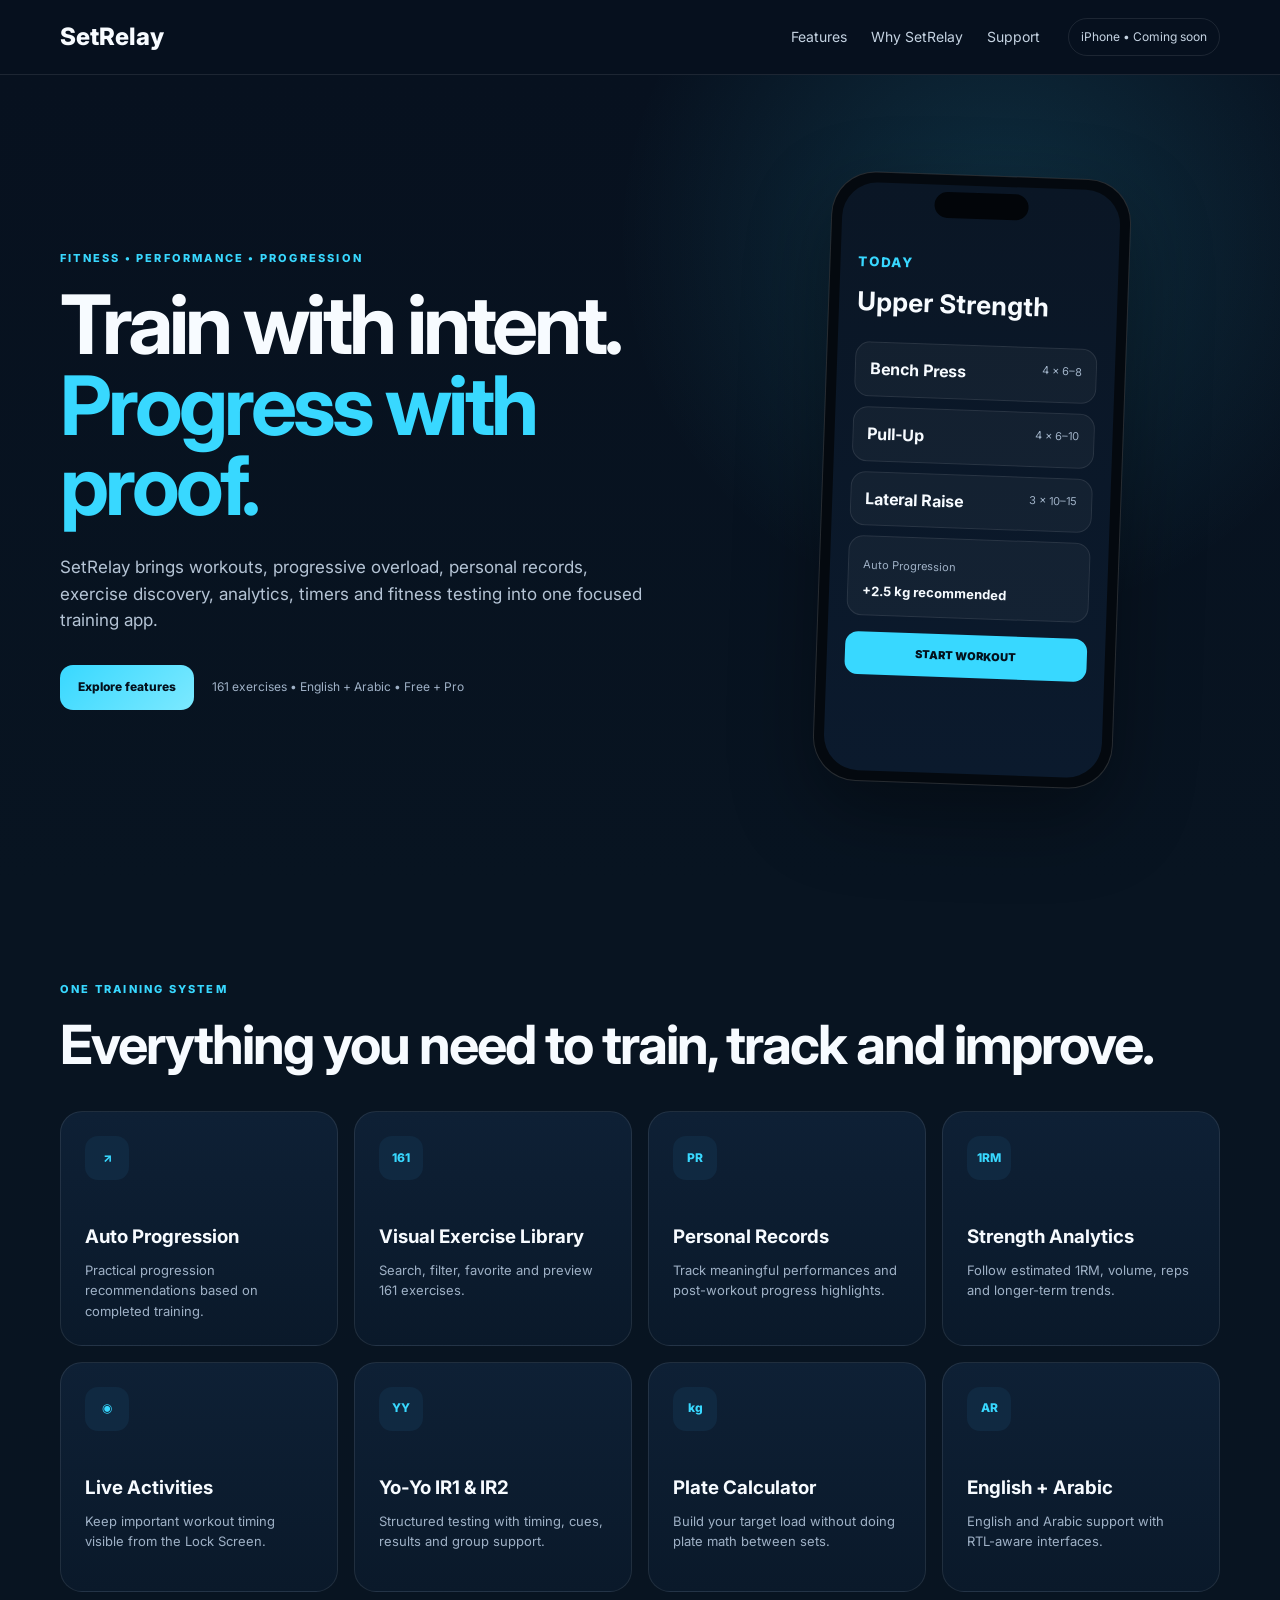
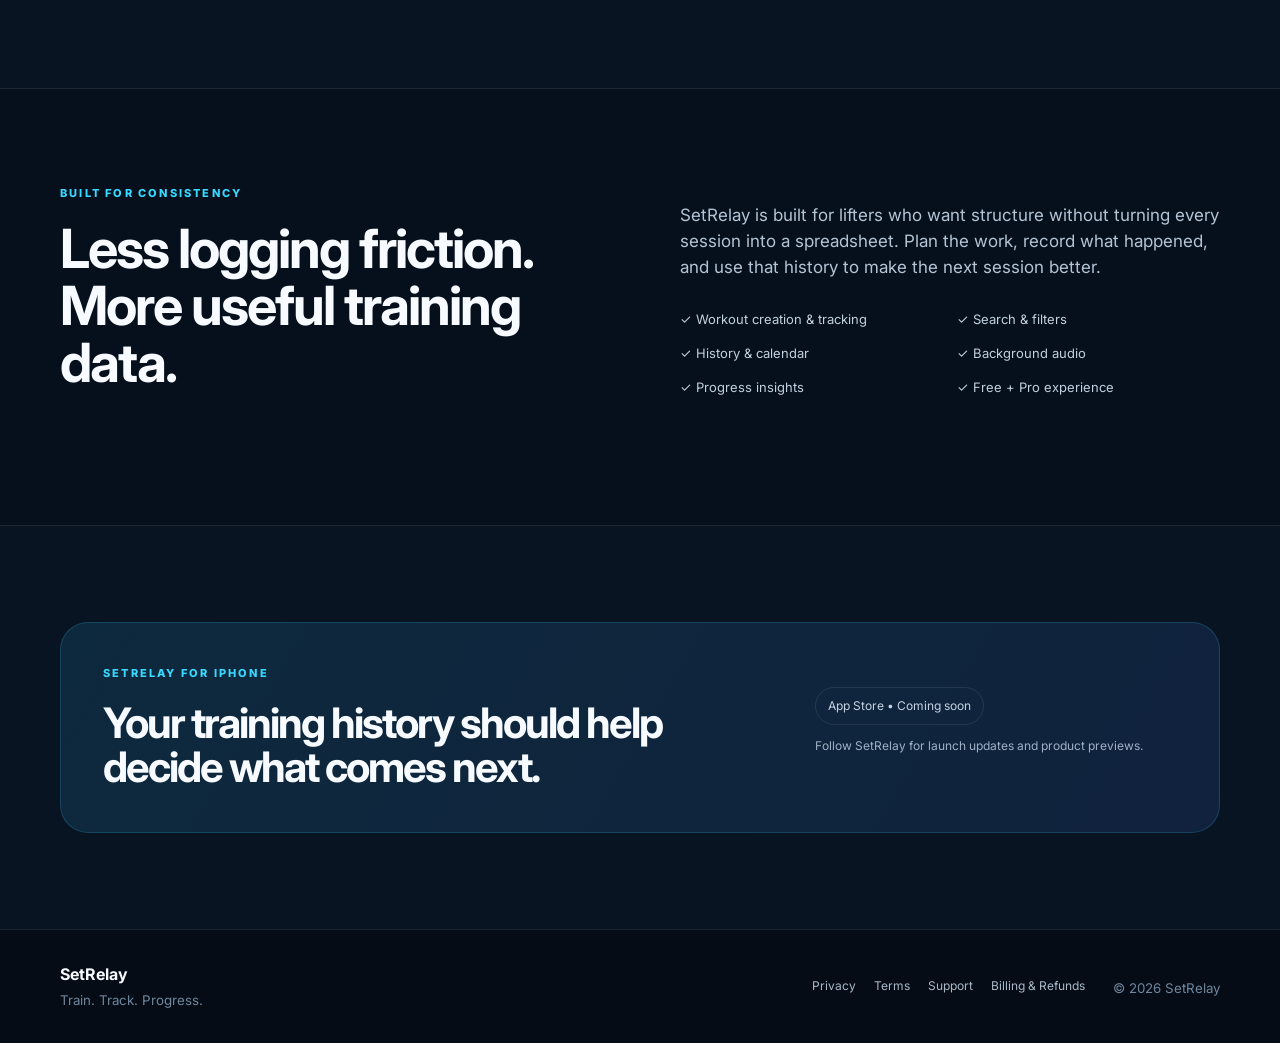
<file: index.html>
<!doctype html><html lang="en"><head><meta charset="utf-8"><meta name="viewport" content="width=device-width,initial-scale=1"><meta name="description" content="SetRelay is a modern workout tracker for progressive overload, personal records, analytics, timers and Yo-Yo testing."><title>SetRelay — Train. Track. Progress.</title><link rel="preconnect" href="https://fonts.googleapis.com"><link rel="preconnect" href="https://fonts.gstatic.com" crossorigin><link href="https://fonts.googleapis.com/css2?family=Inter:wght@400;500;600;700;800&display=swap" rel="stylesheet"><link rel="stylesheet" href="styles.css"></head><body>
<header><div class="wrap nav"><a class="brand" href="/">SetRelay</a><nav><a href="#features">Features</a><a href="#why">Why SetRelay</a><a href="support.html">Support</a></nav><span class="badge">iPhone • Coming soon</span></div></header>
<main><section class="hero"><div class="wrap hero-grid"><div><div class="eyebrow">FITNESS • PERFORMANCE • PROGRESSION</div><h1>Train with intent.<br><span>Progress with proof.</span></h1><p class="lead">SetRelay brings workouts, progressive overload, personal records, exercise discovery, analytics, timers and fitness testing into one focused training app.</p><div class="actions"><a class="btn" href="#features">Explore features</a><span>161 exercises • English + Arabic • Free + Pro</span></div></div><div class="device"><div class="notch"></div><div class="screen"><small>TODAY</small><h3>Upper Strength</h3><div class="row"><b>Bench Press</b><span>4 × 6–8</span></div><div class="row"><b>Pull-Up</b><span>4 × 6–10</span></div><div class="row"><b>Lateral Raise</b><span>3 × 10–15</span></div><div class="progress"><span>Auto Progression</span><strong>+2.5 kg recommended</strong></div><div class="start">START WORKOUT</div></div></div></div></section>
<section id="features" class="section"><div class="wrap"><div class="eyebrow">ONE TRAINING SYSTEM</div><h2>Everything you need to train, track and improve.</h2><div class="grid"><article><em>↗</em><h3>Auto Progression</h3><p>Practical progression recommendations based on completed training.</p></article><article><em>161</em><h3>Visual Exercise Library</h3><p>Search, filter, favorite and preview 161 exercises.</p></article><article><em>PR</em><h3>Personal Records</h3><p>Track meaningful performances and post-workout progress highlights.</p></article><article><em>1RM</em><h3>Strength Analytics</h3><p>Follow estimated 1RM, volume, reps and longer-term trends.</p></article><article><em>◉</em><h3>Live Activities</h3><p>Keep important workout timing visible from the Lock Screen.</p></article><article><em>YY</em><h3>Yo-Yo IR1 & IR2</h3><p>Structured testing with timing, cues, results and group support.</p></article><article><em>kg</em><h3>Plate Calculator</h3><p>Build your target load without doing plate math between sets.</p></article><article><em>AR</em><h3>English + Arabic</h3><p>English and Arabic support with RTL-aware interfaces.</p></article></div></div></section>
<section id="why" class="section dark"><div class="wrap split"><div><div class="eyebrow">BUILT FOR CONSISTENCY</div><h2>Less logging friction.<br>More useful training data.</h2></div><div><p class="lead">SetRelay is built for lifters who want structure without turning every session into a spreadsheet. Plan the work, record what happened, and use that history to make the next session better.</p><div class="checks"><span>✓ Workout creation & tracking</span><span>✓ Search & filters</span><span>✓ History & calendar</span><span>✓ Background audio</span><span>✓ Progress insights</span><span>✓ Free + Pro experience</span></div></div></div></section>
<section class="section"><div class="wrap cta"><div><div class="eyebrow">SETRELAY FOR IPHONE</div><h2>Your training history should help decide what comes next.</h2></div><div><div class="badge big">App Store • Coming soon</div><p>Follow SetRelay for launch updates and product previews.</p></div></div></section></main>
<footer><div class="wrap foot"><div><b>SetRelay</b><small>Train. Track. Progress.</small></div><div><a href="privacy.html">Privacy</a><a href="terms.html">Terms</a><a href="support.html">Support</a><a href="subscriptions.html">Billing & Refunds</a></div><small>© <span id="year"></span> SetRelay</small></div></footer><script src="app.js"></script></body></html>
</file>
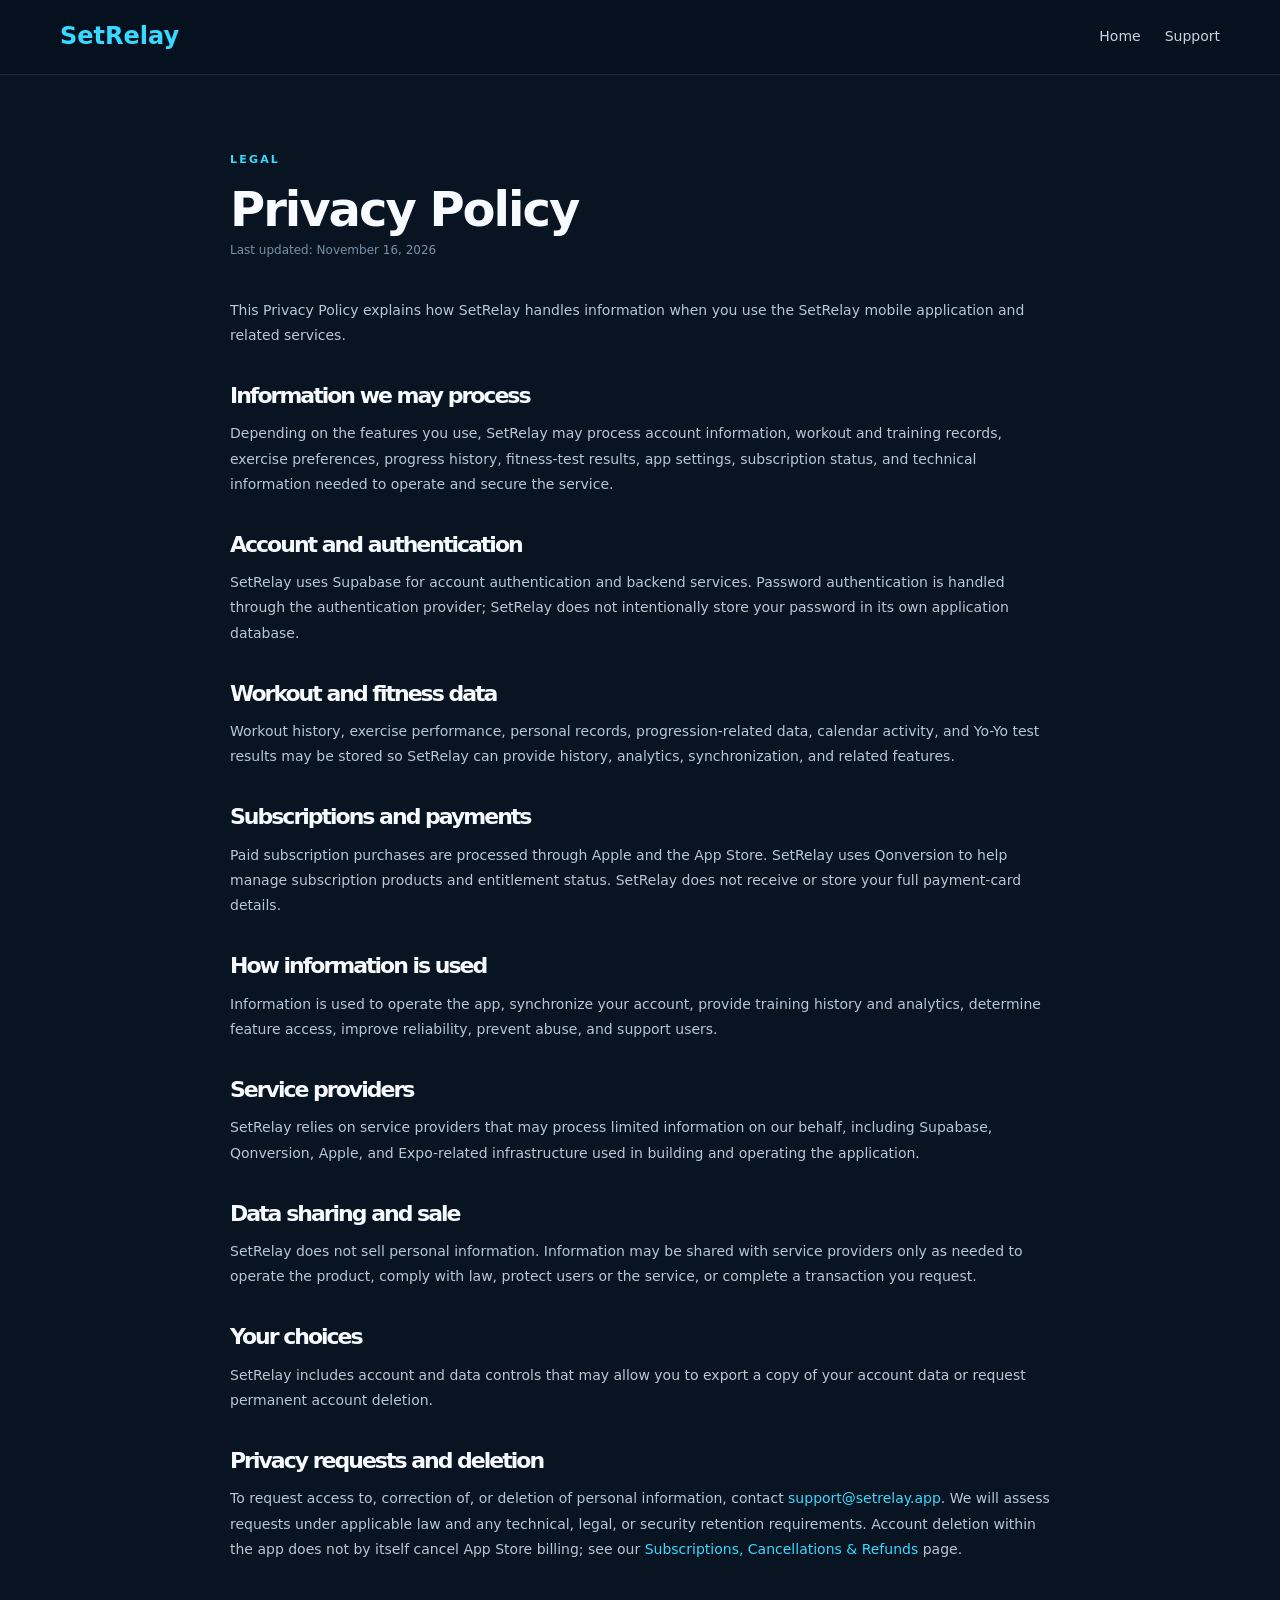
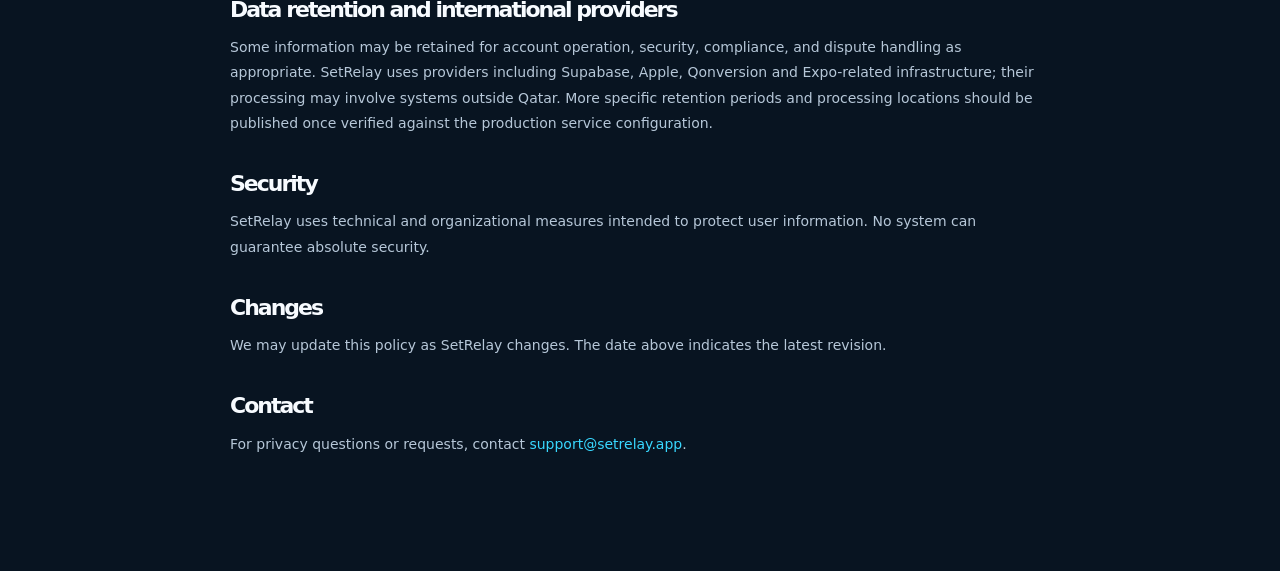
<file: privacy.html>
<!doctype html><html lang="en"><head><meta charset="utf-8"><meta name="viewport" content="width=device-width,initial-scale=1"><title>Privacy Policy — SetRelay</title><link rel="stylesheet" href="styles.css"></head><body class="legal"><header><div class="wrap nav"><a class="brand" href="/">SetRelay</a><nav><a href="/">Home</a><a href="support.html">Support</a></nav></div></header><main><div class="eyebrow">LEGAL</div><h1>Privacy Policy</h1><div class="meta">Last updated: November 16, 2026</div><p>This Privacy Policy explains how SetRelay handles information when you use the SetRelay mobile application and related services.</p><h2>Information we may process</h2><p>Depending on the features you use, SetRelay may process account information, workout and training records, exercise preferences, progress history, fitness-test results, app settings, subscription status, and technical information needed to operate and secure the service.</p><h2>Account and authentication</h2><p>SetRelay uses Supabase for account authentication and backend services. Password authentication is handled through the authentication provider; SetRelay does not intentionally store your password in its own application database.</p><h2>Workout and fitness data</h2><p>Workout history, exercise performance, personal records, progression-related data, calendar activity, and Yo-Yo test results may be stored so SetRelay can provide history, analytics, synchronization, and related features.</p><h2>Subscriptions and payments</h2><p>Paid subscription purchases are processed through Apple and the App Store. SetRelay uses Qonversion to help manage subscription products and entitlement status. SetRelay does not receive or store your full payment-card details.</p><h2>How information is used</h2><p>Information is used to operate the app, synchronize your account, provide training history and analytics, determine feature access, improve reliability, prevent abuse, and support users.</p><h2>Service providers</h2><p>SetRelay relies on service providers that may process limited information on our behalf, including Supabase, Qonversion, Apple, and Expo-related infrastructure used in building and operating the application.</p><h2>Data sharing and sale</h2><p>SetRelay does not sell personal information. Information may be shared with service providers only as needed to operate the product, comply with law, protect users or the service, or complete a transaction you request.</p><h2>Your choices</h2><p>SetRelay includes account and data controls that may allow you to export a copy of your account data or request permanent account deletion.</p><h2>Privacy requests and deletion</h2><p>To request access to, correction of, or deletion of personal information, contact <a href="mailto:support@setrelay.app?subject=Privacy%20request">support@setrelay.app</a>. We will assess requests under applicable law and any technical, legal, or security retention requirements. Account deletion within the app does not by itself cancel App Store billing; see our <a href="subscriptions.html">Subscriptions, Cancellations & Refunds</a> page.</p><h2>Data retention and international providers</h2><p>Some information may be retained for account operation, security, compliance, and dispute handling as appropriate. SetRelay uses providers including Supabase, Apple, Qonversion and Expo-related infrastructure; their processing may involve systems outside Qatar. More specific retention periods and processing locations should be published once verified against the production service configuration.</p><h2>Security</h2><p>SetRelay uses technical and organizational measures intended to protect user information. No system can guarantee absolute security.</p><h2>Changes</h2><p>We may update this policy as SetRelay changes. The date above indicates the latest revision.</p><h2>Contact</h2><p>For privacy questions or requests, contact <a href="mailto:support@setrelay.app">support@setrelay.app</a>.</p></main></body></html>
</file>
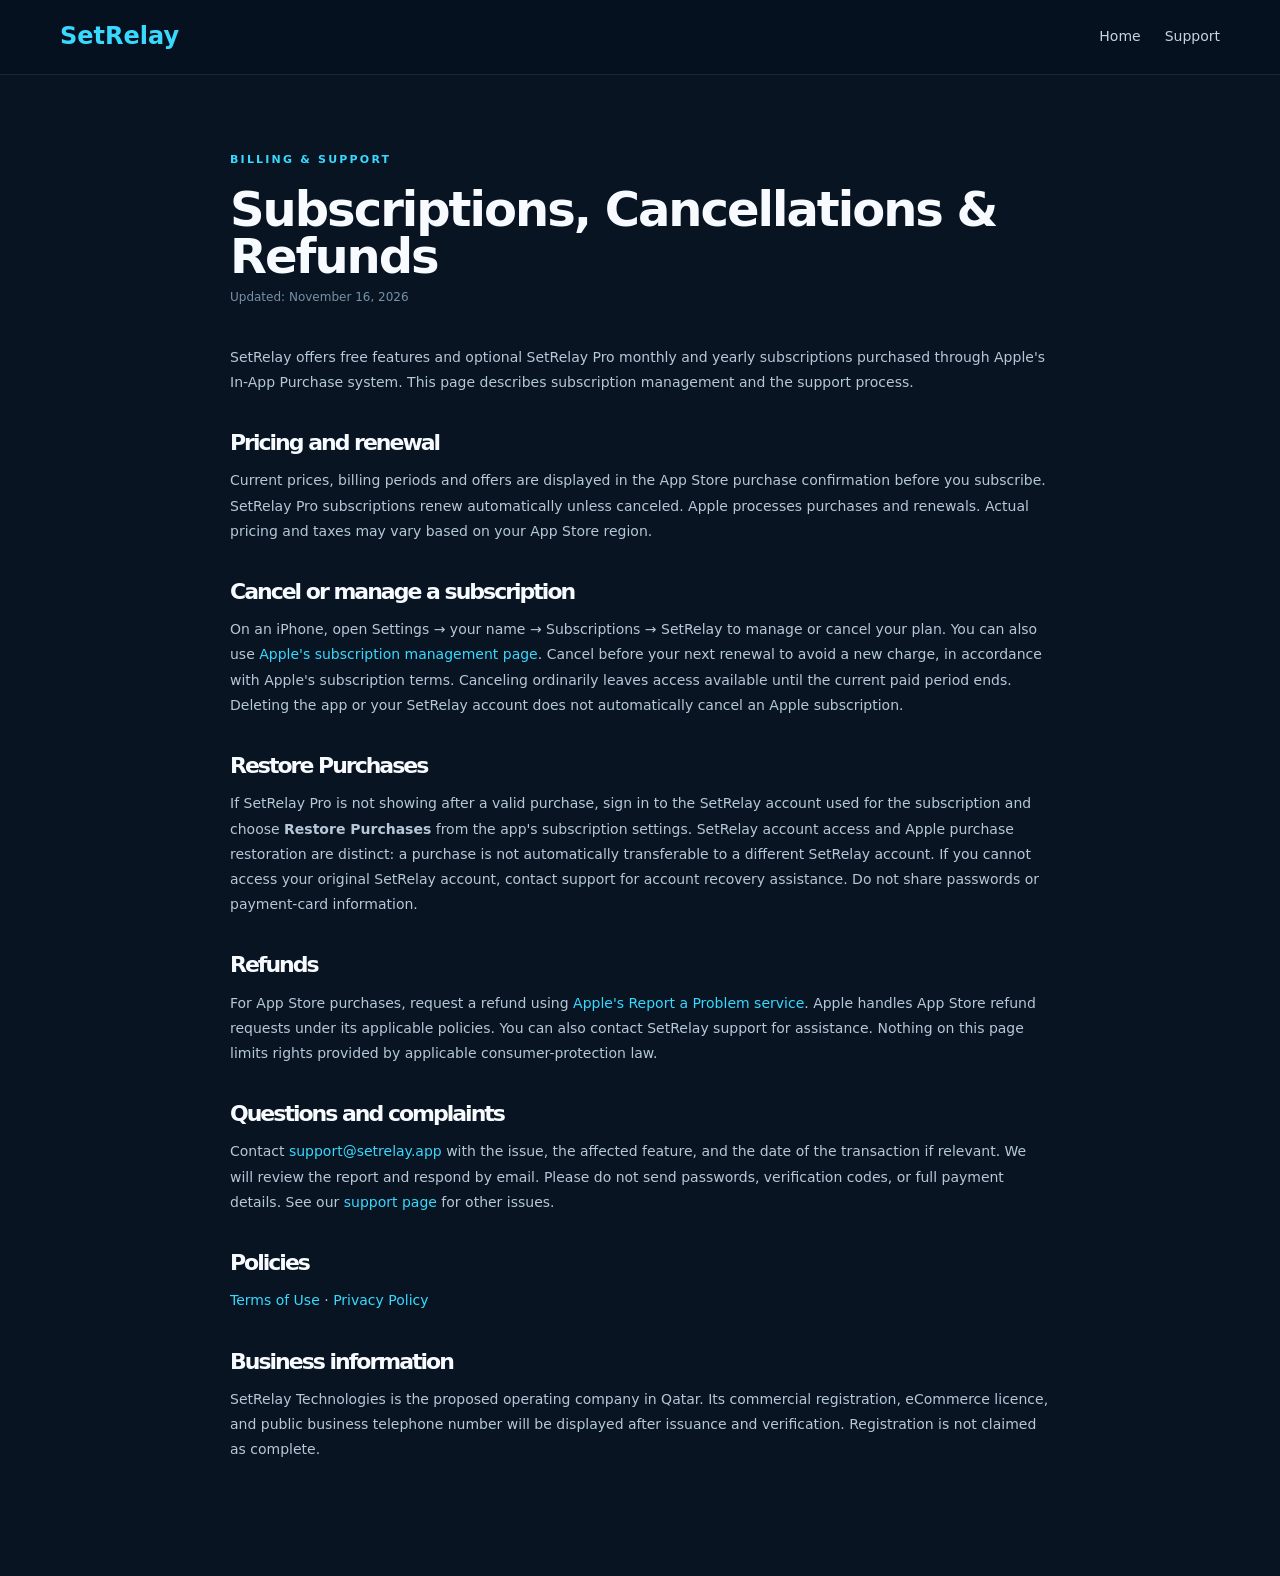
<file: subscriptions.html>
<!doctype html><html lang="en"><head><meta charset="utf-8"><meta name="viewport" content="width=device-width,initial-scale=1"><title>Subscriptions, Cancellations & Refunds — SetRelay</title><link rel="stylesheet" href="styles.css"></head><body class="legal"><header><div class="wrap nav"><a class="brand" href="/">SetRelay</a><nav><a href="/">Home</a><a href="support.html">Support</a></nav></div></header><main><div class="eyebrow">BILLING & SUPPORT</div><h1>Subscriptions, Cancellations & Refunds</h1><div class="meta">Updated: November 16, 2026</div><p>SetRelay offers free features and optional SetRelay Pro monthly and yearly subscriptions purchased through Apple's In-App Purchase system. This page describes subscription management and the support process.</p><h2>Pricing and renewal</h2><p>Current prices, billing periods and offers are displayed in the App Store purchase confirmation before you subscribe. SetRelay Pro subscriptions renew automatically unless canceled. Apple processes purchases and renewals. Actual pricing and taxes may vary based on your App Store region.</p><h2>Cancel or manage a subscription</h2><p>On an iPhone, open Settings → your name → Subscriptions → SetRelay to manage or cancel your plan. You can also use <a href="https://apps.apple.com/account/subscriptions">Apple's subscription management page</a>. Cancel before your next renewal to avoid a new charge, in accordance with Apple's subscription terms. Canceling ordinarily leaves access available until the current paid period ends. Deleting the app or your SetRelay account does not automatically cancel an Apple subscription.</p><h2>Restore Purchases</h2><p>If SetRelay Pro is not showing after a valid purchase, sign in to the SetRelay account used for the subscription and choose <strong>Restore Purchases</strong> from the app's subscription settings. SetRelay account access and Apple purchase restoration are distinct: a purchase is not automatically transferable to a different SetRelay account. If you cannot access your original SetRelay account, contact support for account recovery assistance. Do not share passwords or payment-card information.</p><h2>Refunds</h2><p>For App Store purchases, request a refund using <a href="https://reportaproblem.apple.com/">Apple's Report a Problem service</a>. Apple handles App Store refund requests under its applicable policies. You can also contact SetRelay support for assistance. Nothing on this page limits rights provided by applicable consumer-protection law.</p><h2>Questions and complaints</h2><p>Contact <a href="mailto:support@setrelay.app?subject=SetRelay%20subscription%20or%20complaint">support@setrelay.app</a> with the issue, the affected feature, and the date of the transaction if relevant. We will review the report and respond by email. Please do not send passwords, verification codes, or full payment details. See our <a href="support.html">support page</a> for other issues.</p><h2>Policies</h2><p><a href="terms.html">Terms of Use</a> · <a href="privacy.html">Privacy Policy</a></p><h2>Business information</h2><p>SetRelay Technologies is the proposed operating company in Qatar. Its commercial registration, eCommerce licence, and public business telephone number will be displayed after issuance and verification. Registration is not claimed as complete.</p></main></body></html>
</file>
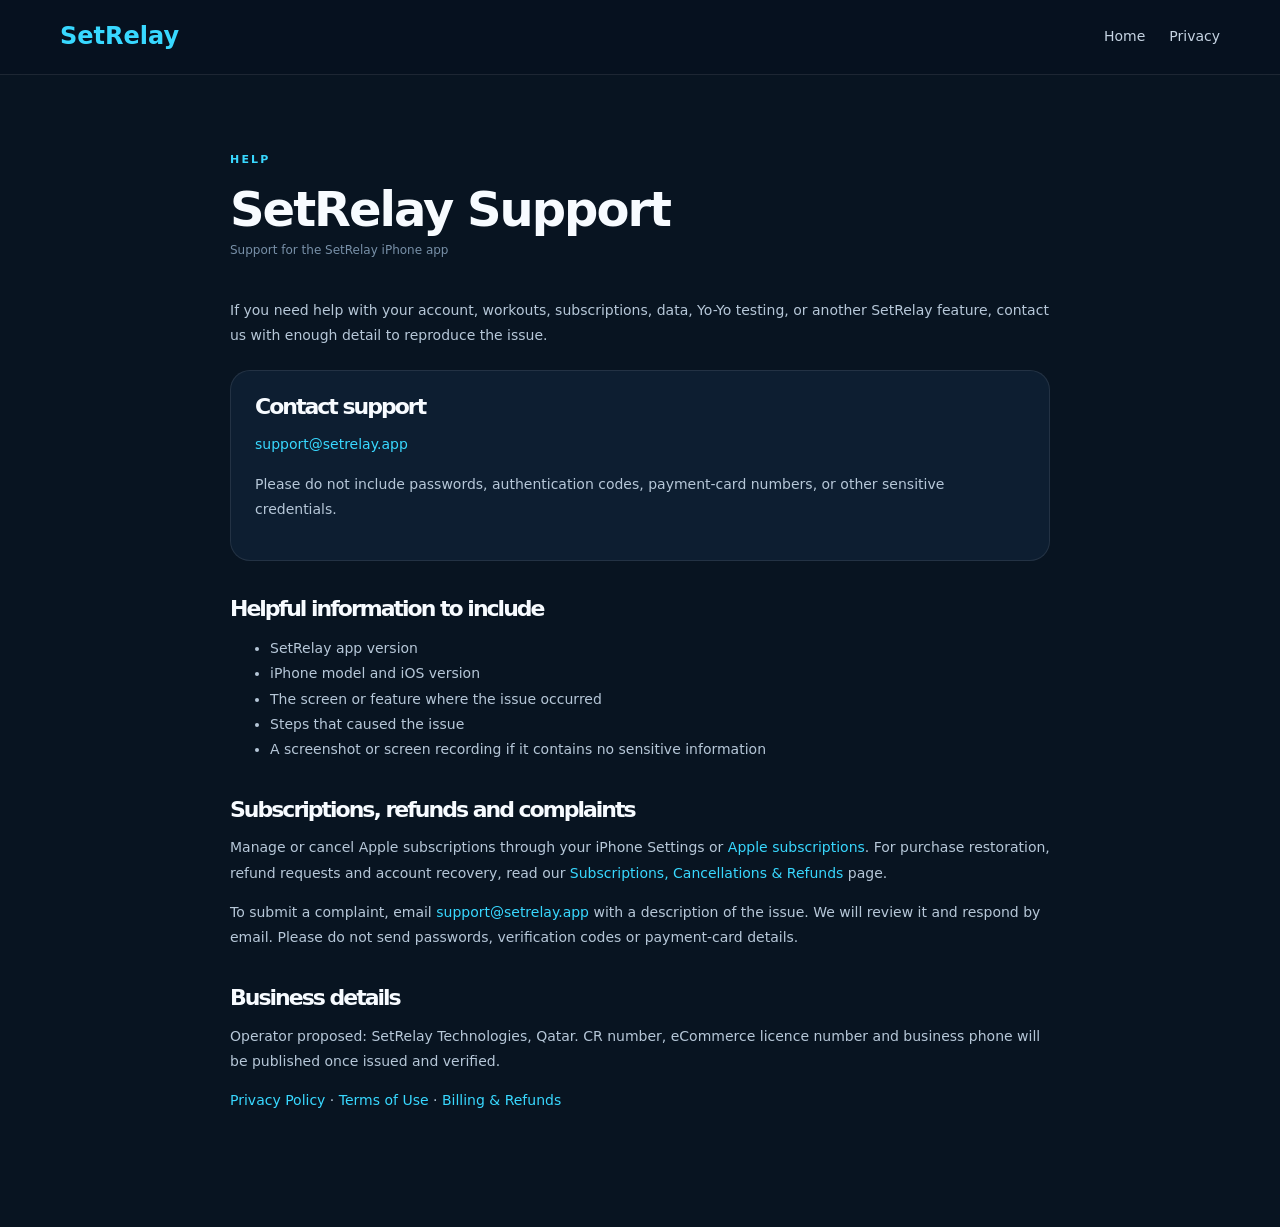
<file: support.html>
<!doctype html><html lang="en"><head><meta charset="utf-8"><meta name="viewport" content="width=device-width,initial-scale=1"><title>Support — SetRelay</title><link rel="stylesheet" href="styles.css"></head><body class="legal"><header><div class="wrap nav"><a class="brand" href="/">SetRelay</a><nav><a href="/">Home</a><a href="privacy.html">Privacy</a></nav></div></header><main><div class="eyebrow">HELP</div><h1>SetRelay Support</h1><div class="meta">Support for the SetRelay iPhone app</div><p>If you need help with your account, workouts, subscriptions, data, Yo-Yo testing, or another SetRelay feature, contact us with enough detail to reproduce the issue.</p><div class="support-card"><h2 style="margin-top:0">Contact support</h2><p><a href="mailto:support@setrelay.app">support@setrelay.app</a></p><p>Please do not include passwords, authentication codes, payment-card numbers, or other sensitive credentials.</p></div><h2>Helpful information to include</h2><ul><li>SetRelay app version</li><li>iPhone model and iOS version</li><li>The screen or feature where the issue occurred</li><li>Steps that caused the issue</li><li>A screenshot or screen recording if it contains no sensitive information</li></ul><h2>Subscriptions, refunds and complaints</h2><p>Manage or cancel Apple subscriptions through your iPhone Settings or <a href="https://apps.apple.com/account/subscriptions">Apple subscriptions</a>. For purchase restoration, refund requests and account recovery, read our <a href="subscriptions.html">Subscriptions, Cancellations & Refunds</a> page.</p><p>To submit a complaint, email <a href="mailto:support@setrelay.app?subject=SetRelay%20complaint">support@setrelay.app</a> with a description of the issue. We will review it and respond by email. Please do not send passwords, verification codes or payment-card details.</p><h2>Business details</h2><p>Operator proposed: SetRelay Technologies, Qatar. CR number, eCommerce licence number and business phone will be published once issued and verified.</p><p><a href="privacy.html">Privacy Policy</a> · <a href="terms.html">Terms of Use</a> · <a href="subscriptions.html">Billing & Refunds</a></p></main></body></html>
</file>
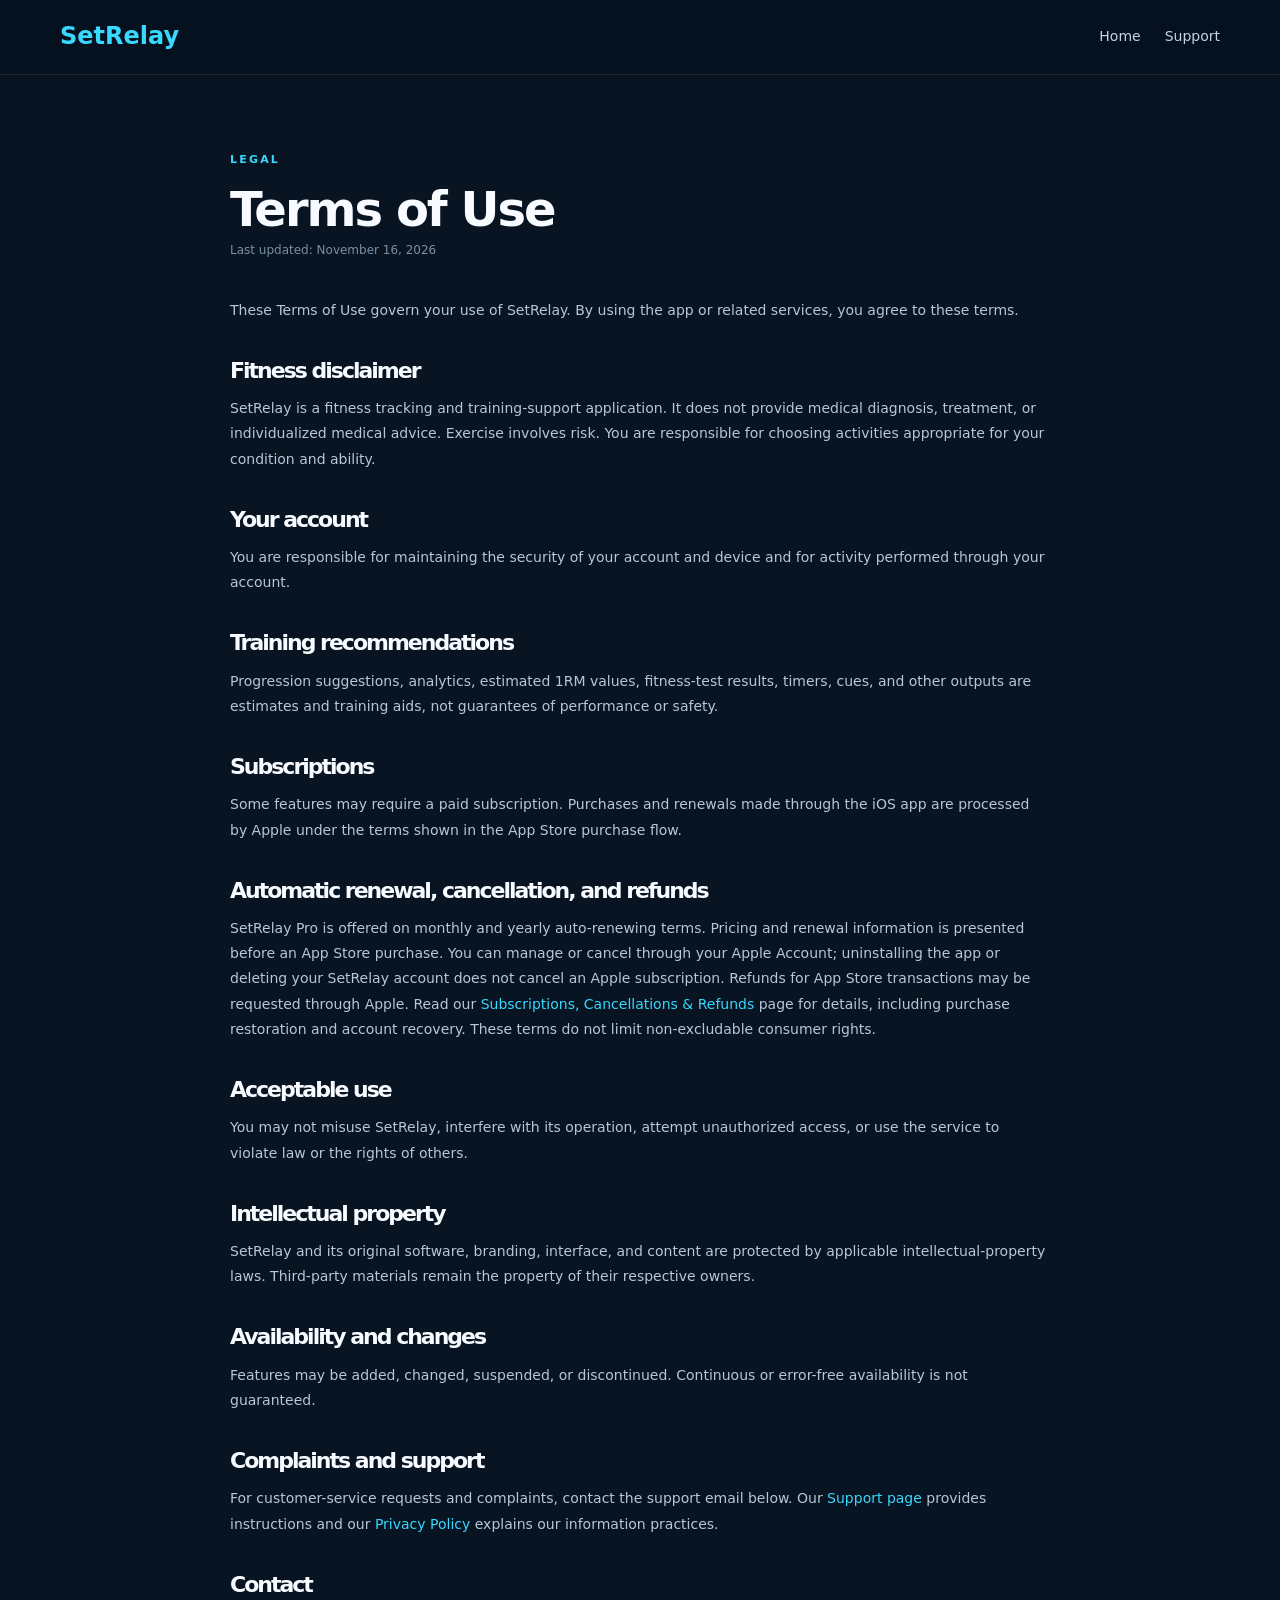
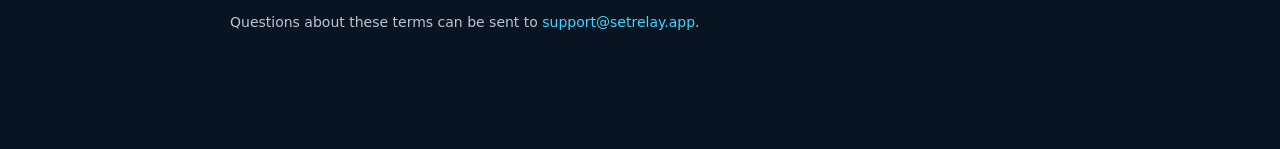
<file: terms.html>
<!doctype html><html lang="en"><head><meta charset="utf-8"><meta name="viewport" content="width=device-width,initial-scale=1"><title>Terms of Use — SetRelay</title><link rel="stylesheet" href="styles.css"></head><body class="legal"><header><div class="wrap nav"><a class="brand" href="/">SetRelay</a><nav><a href="/">Home</a><a href="support.html">Support</a></nav></div></header><main><div class="eyebrow">LEGAL</div><h1>Terms of Use</h1><div class="meta">Last updated: November 16, 2026</div><p>These Terms of Use govern your use of SetRelay. By using the app or related services, you agree to these terms.</p><h2>Fitness disclaimer</h2><p>SetRelay is a fitness tracking and training-support application. It does not provide medical diagnosis, treatment, or individualized medical advice. Exercise involves risk. You are responsible for choosing activities appropriate for your condition and ability.</p><h2>Your account</h2><p>You are responsible for maintaining the security of your account and device and for activity performed through your account.</p><h2>Training recommendations</h2><p>Progression suggestions, analytics, estimated 1RM values, fitness-test results, timers, cues, and other outputs are estimates and training aids, not guarantees of performance or safety.</p><h2>Subscriptions</h2><p>Some features may require a paid subscription. Purchases and renewals made through the iOS app are processed by Apple under the terms shown in the App Store purchase flow.</p><h2>Automatic renewal, cancellation, and refunds</h2><p>SetRelay Pro is offered on monthly and yearly auto-renewing terms. Pricing and renewal information is presented before an App Store purchase. You can manage or cancel through your Apple Account; uninstalling the app or deleting your SetRelay account does not cancel an Apple subscription. Refunds for App Store transactions may be requested through Apple. Read our <a href="subscriptions.html">Subscriptions, Cancellations & Refunds</a> page for details, including purchase restoration and account recovery. These terms do not limit non-excludable consumer rights.</p><h2>Acceptable use</h2><p>You may not misuse SetRelay, interfere with its operation, attempt unauthorized access, or use the service to violate law or the rights of others.</p><h2>Intellectual property</h2><p>SetRelay and its original software, branding, interface, and content are protected by applicable intellectual-property laws. Third-party materials remain the property of their respective owners.</p><h2>Availability and changes</h2><p>Features may be added, changed, suspended, or discontinued. Continuous or error-free availability is not guaranteed.</p><h2>Complaints and support</h2><p>For customer-service requests and complaints, contact the support email below. Our <a href="support.html">Support page</a> provides instructions and our <a href="privacy.html">Privacy Policy</a> explains our information practices.</p><h2>Contact</h2><p>Questions about these terms can be sent to <a href="mailto:support@setrelay.app">support@setrelay.app</a>.</p></main></body></html>
</file>
<file: styles.css>
:root{--bg:#07111f;--bg2:#0a1728;--card:#0d1f33;--text:#f7fbff;--muted:#9fb1c6;--line:rgba(255,255,255,.09);--accent:#38d8ff;--accent2:#5c7cff}*{box-sizing:border-box}html{scroll-behavior:smooth}body{margin:0;font-family:Inter,system-ui,sans-serif;background:var(--bg);color:var(--text);line-height:1.55}a{color:inherit;text-decoration:none}.wrap{width:min(1160px,calc(100% - 40px));margin:auto}header{position:sticky;top:0;z-index:10;background:rgba(7,17,31,.78);backdrop-filter:blur(18px);border-bottom:1px solid var(--line)}.nav{height:74px;display:flex;align-items:center;gap:28px}.brand{font-size:24px;font-weight:800}.nav nav{display:flex;gap:24px;margin-left:auto}.nav nav a{font-size:14px;color:#c5d3e2}.badge{padding:9px 12px;border:1px solid var(--line);border-radius:999px;color:#c5d3e2;font-size:12px}.hero{padding:100px 0;background:radial-gradient(circle at 78% 20%,rgba(56,216,255,.15),transparent 32%),linear-gradient(180deg,#07111f,#081421)}.hero-grid{display:grid;grid-template-columns:1.08fr .92fr;gap:80px;align-items:center}.eyebrow{font-size:11px;letter-spacing:2.2px;font-weight:800;color:var(--accent);margin-bottom:18px}h1{font-size:clamp(50px,7vw,82px);line-height:.98;letter-spacing:-4px;margin:0 0 28px}h1 span{color:var(--accent)}h2{font-size:clamp(34px,5vw,54px);line-height:1.06;letter-spacing:-2px;margin:0 0 38px}.lead{font-size:17px;color:#b5c4d5;max-width:680px}.actions{display:flex;align-items:center;gap:18px;margin-top:32px;color:var(--muted);font-size:12px}.btn{display:inline-flex;padding:13px 18px;background:linear-gradient(135deg,var(--accent),#7ce9ff);color:#04111d;border-radius:13px;font-weight:800}.device{width:300px;height:610px;margin:auto;border:1px solid rgba(255,255,255,.14);border-radius:44px;background:#04090f;padding:10px;box-shadow:0 30px 80px rgba(0,0,0,.35);transform:rotate(2deg);position:relative}.notch{position:absolute;top:17px;left:50%;transform:translateX(-50%);width:94px;height:26px;border-radius:20px;background:#020509}.screen{height:100%;border-radius:35px;padding:66px 18px 18px;background:linear-gradient(180deg,#0a1625,#0b1a2d)}.screen small{color:var(--accent);font-weight:800;letter-spacing:1.7px}.screen h3{font-size:26px;margin:8px 0 20px}.row,.progress{border:1px solid var(--line);background:rgba(255,255,255,.04);border-radius:15px;padding:14px;margin-bottom:10px}.row{display:flex;justify-content:space-between}.row span,.progress span{color:var(--muted);font-size:11px}.progress strong{display:block;margin-top:5px;font-size:13px}.start{margin-top:16px;text-align:center;background:var(--accent);color:#04111d;padding:13px;border-radius:13px;font-size:11px;font-weight:900}.section{padding:96px 0;background:#081421}.grid{display:grid;grid-template-columns:repeat(4,1fr);gap:16px}.grid article{min-height:230px;padding:24px;border:1px solid var(--line);border-radius:22px;background:linear-gradient(180deg,#0e2035,#0a192a)}.grid em{display:grid;place-items:center;width:44px;height:44px;border-radius:13px;background:#102941;color:var(--accent);font-style:normal;font-weight:800;font-size:12px;margin-bottom:42px}.grid h3{margin:0 0 9px}.grid p{margin:0;color:var(--muted);font-size:13px}.dark{background:#06101c;border-top:1px solid var(--line);border-bottom:1px solid var(--line)}.split{display:grid;grid-template-columns:1fr 1fr;gap:80px}.checks{display:grid;grid-template-columns:1fr 1fr;gap:14px;margin-top:28px;color:#c2d0df;font-size:13px}.cta{padding:42px;border:1px solid rgba(56,216,255,.18);border-radius:28px;background:linear-gradient(120deg,rgba(56,216,255,.08),rgba(92,124,255,.08)),#0a1a2d;display:grid;grid-template-columns:1.3fr .7fr;gap:40px;align-items:center}.cta h2{font-size:42px;margin:0}.big{display:inline-block}.cta p{color:var(--muted);font-size:12px;margin-top:12px}footer{padding:32px 0;border-top:1px solid var(--line);background:#050c16}.foot{display:grid;grid-template-columns:1fr auto auto;gap:28px;align-items:center}.foot small{display:block;color:#70869d;margin-top:4px}.foot div:nth-child(2){display:flex;gap:18px;color:#aab9c8;font-size:12px}.legal{min-height:100vh;background:#081421}.legal main{width:min(820px,calc(100% - 40px));margin:auto;padding:76px 0 100px}.legal h1{font-size:48px;letter-spacing:-2px;margin:0 0 8px}.legal h2{font-size:22px;margin:36px 0 8px}.legal p,.legal li{color:#b6c7d8;font-size:14px;line-height:1.8}.legal .meta{color:#7890a8;font-size:12px;margin-bottom:38px}.legal a{color:var(--accent)}.support-card{padding:24px;border:1px solid var(--line);border-radius:20px;background:#0d1e31;margin-top:22px}@media(max-width:950px){.hero-grid,.split,.cta{grid-template-columns:1fr}.grid{grid-template-columns:repeat(2,1fr)}.device{margin-top:20px}.foot{grid-template-columns:1fr}}@media(max-width:650px){.wrap{width:min(100% - 28px,1160px)}.nav nav{display:none}.badge{margin-left:auto}.hero{padding-top:70px}h1{font-size:48px;letter-spacing:-2.5px}.grid{grid-template-columns:1fr}.checks{grid-template-columns:1fr}.device{width:250px;height:510px}.cta{padding:28px}.cta h2{font-size:34px}}
</file>
